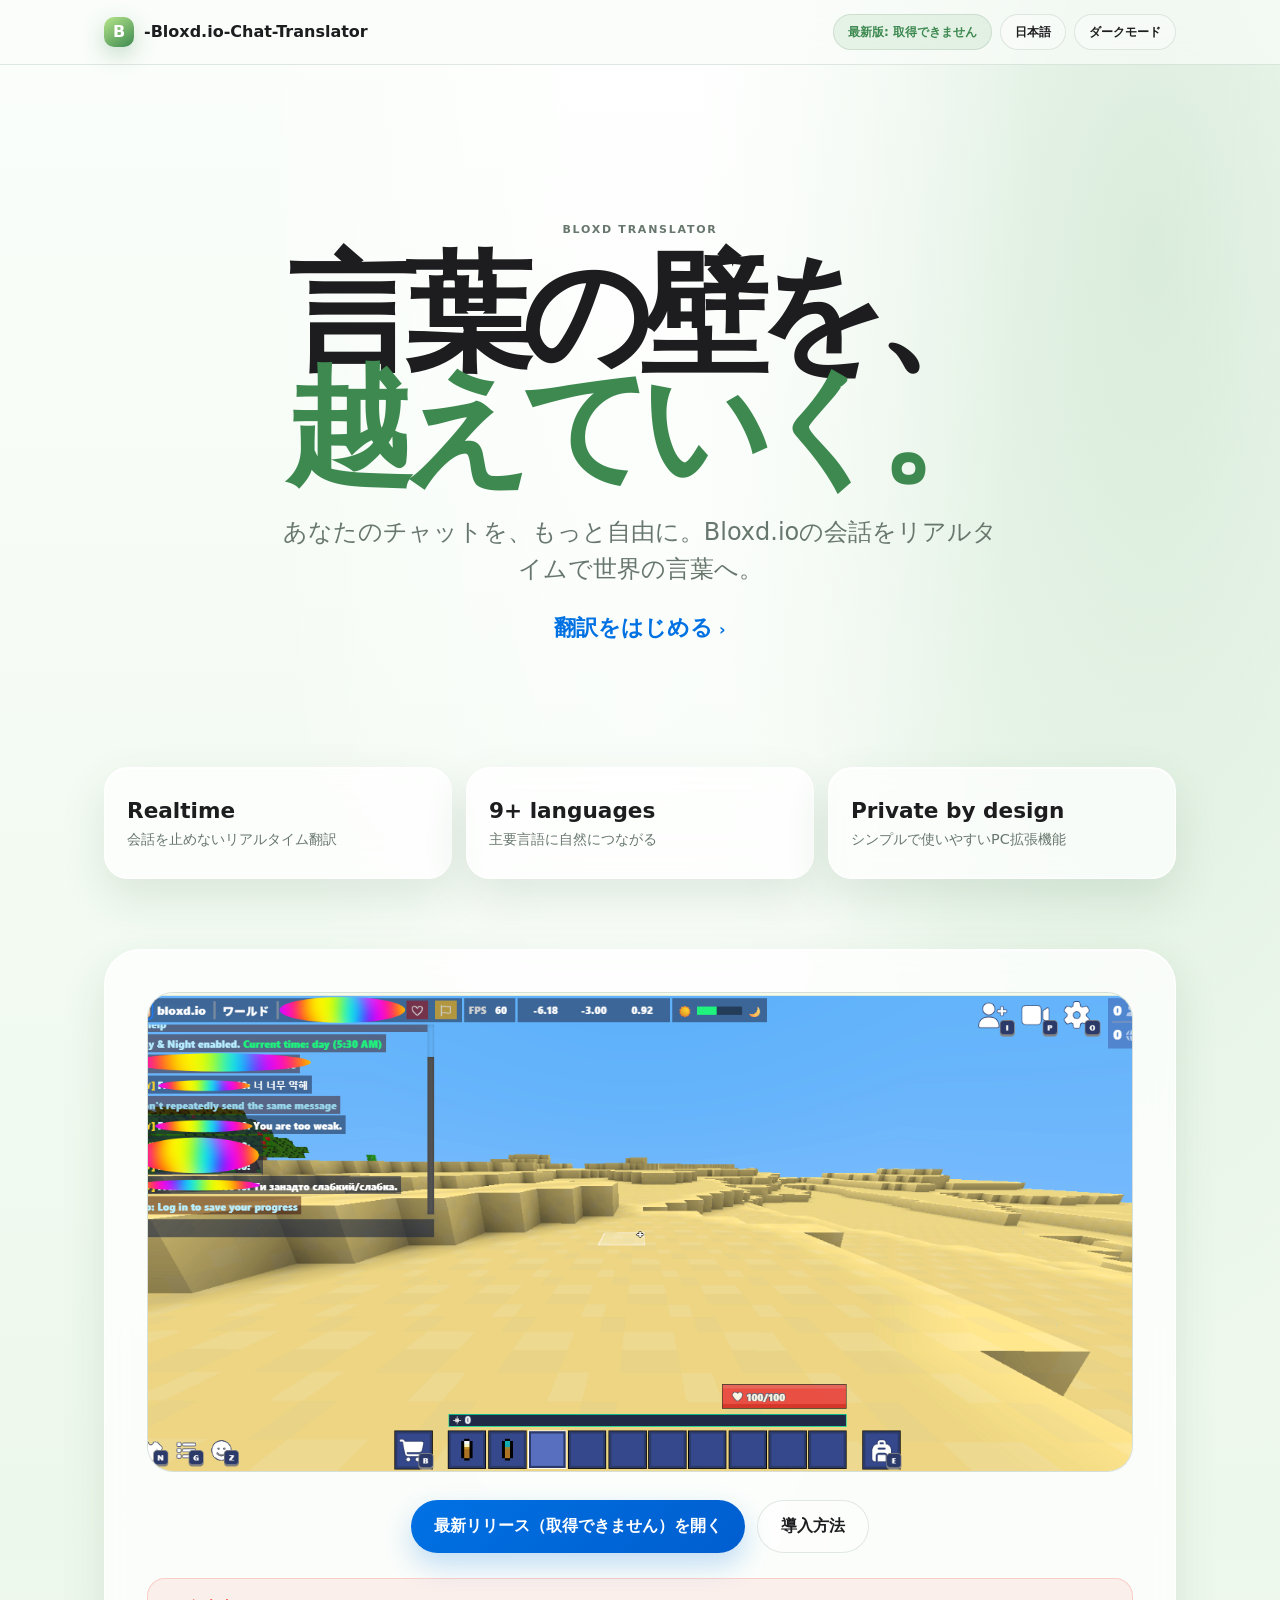
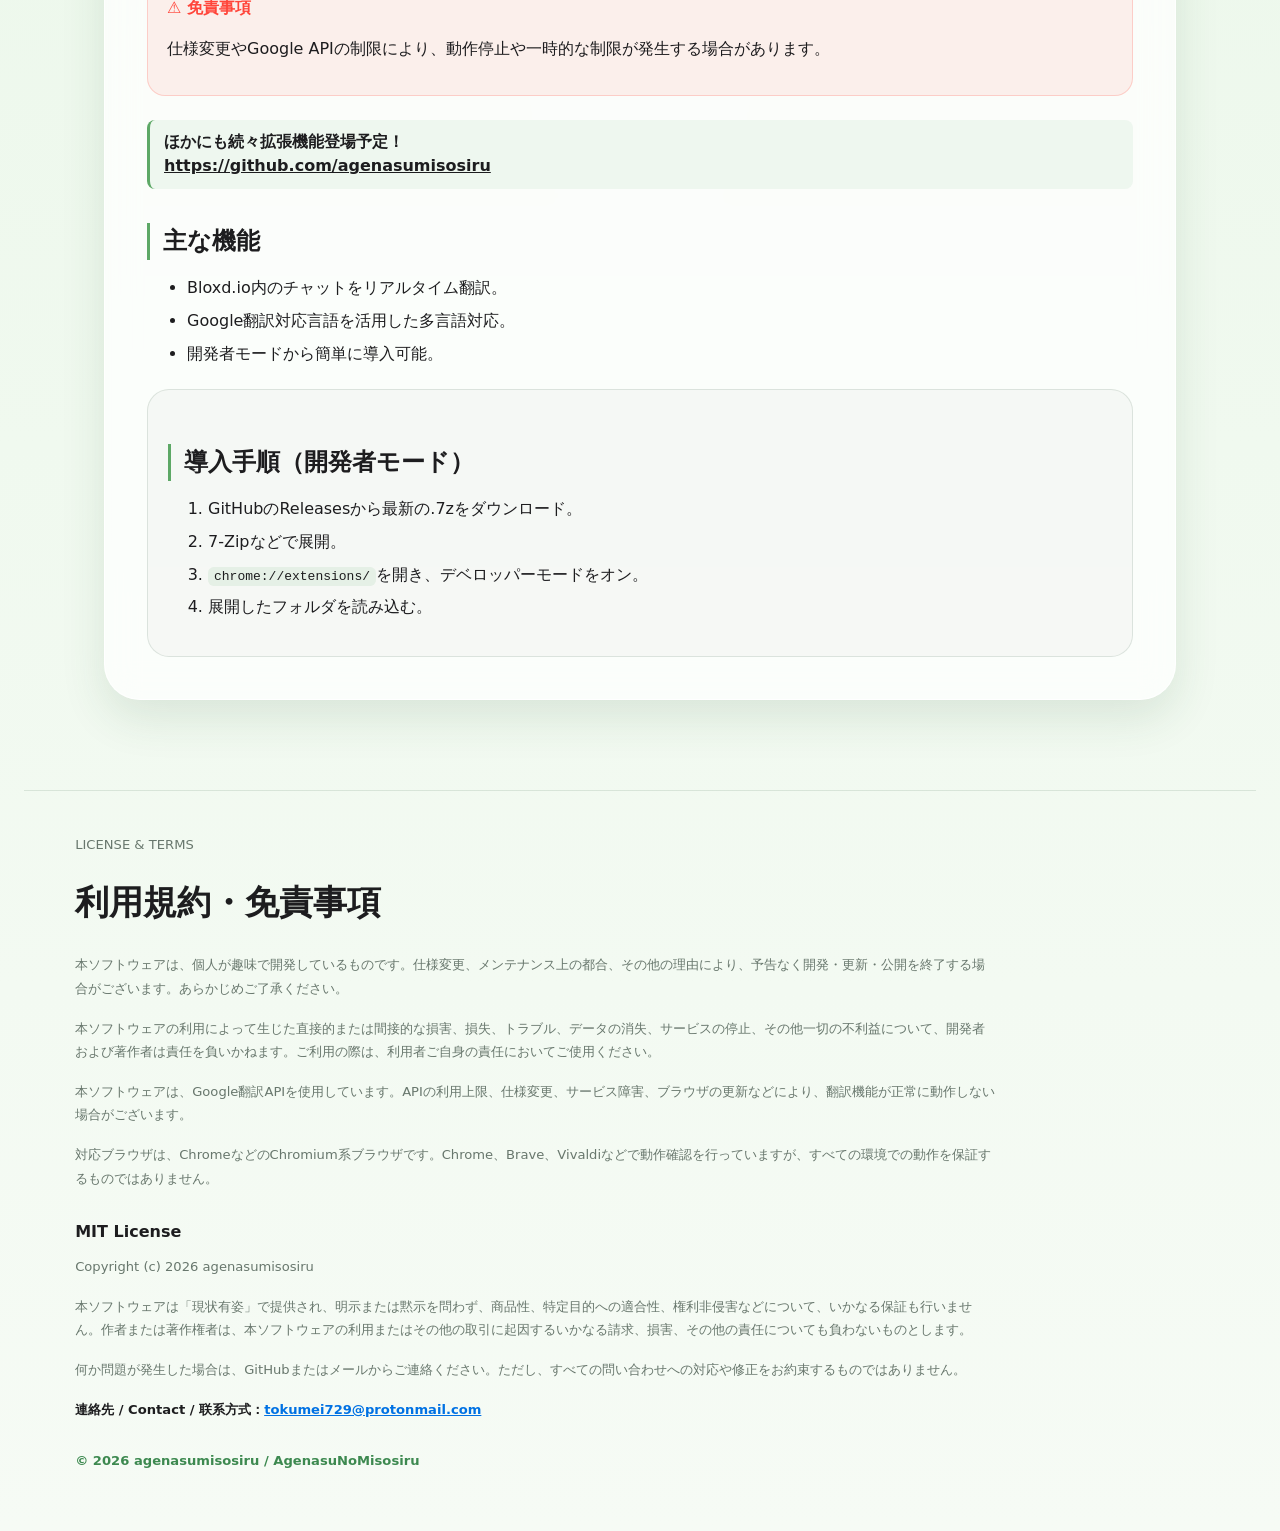
<file: index.html>
<!doctype html>
<html lang="ja" data-lang="ja" data-theme="light">
  <head>
    <meta charset="UTF-8">
    <meta name="viewport" content="width=device-width,initial-scale=1">
    <meta name="description" content="Bloxd.io Chat Translator - Bloxd.ioのチャット翻訳拡張機能">
    <title>Bloxd Translator</title>
    <style>
      :root {
        --ink: #1d1d1f;
        --muted: #68776d;
        --bg: #f6fbf5;
        --surface: #fffB;
        --line: #1c4e2a1f;
        --grass: #5da866;
        --dark: #3d8950;
        --blue: #0071e3;
        --danger: #ff453a;
        --shadow: #275d321f
      }

      html[data-theme=dark] {
        --ink: #f5f5f7;
        --muted: #a7b7aa;
        --bg: #0b160e;
        --surface: #1c231dC7;
        --line: #dcffe125;
        --grass: #78c783;
        --dark: #4da85c;
        --shadow: #0000006b
      }

      * {
        box-sizing: border-box
      }

      html {
        scroll-behavior: smooth
      }

      body {
        margin: 0;
        color: var(--ink);
        font-family: system-ui, -apple-system, "Segoe UI", sans-serif;
        line-height: 1.55;
        background: radial-gradient(ellipse at 50% -12%, #fff, transparent 45%), radial-gradient(ellipse at 90% 8%, #5da86633, transparent 28%), linear-gradient(180deg, #fbfefb, #edf8ec 48%, var(--bg))
      }

      html[data-theme=dark] body {
        background: radial-gradient(ellipse at 90% 5%, #5da86633, transparent 30%), var(--bg)
      }

      body:before {
        content: "";
        position: fixed;
        inset: 0;
        pointer-events: none;
        opacity: .12;
        background-image: radial-gradient(#14461e2e .6px, transparent .6px);
        background-size: 6px 6px
      }

      a {
        color: inherit
      }

      button {
        font: inherit
      }

      img {
        display: block;
        max-width: 100%
      }

      nav {
        position: sticky;
        top: 0;
        z-index: 20;
        background: #fafcfaad;
        border-bottom: 1px solid var(--line);
        backdrop-filter: blur(18px)
      }

      html[data-theme=dark] nav {
        background: #080f0ab3
      }

      .nav-c {
        max-width: 1120px;
        min-height: 64px;
        margin: auto;
        padding: 10px 24px;
        display: flex;
        align-items: center;
        justify-content: space-between;
        gap: 12px
      }

      .brand {
        display: flex;
        align-items: center;
        gap: 10px;
        font-weight: 700
      }

      .brand-mark {
        display: grid;
        place-items: center;
        width: 30px;
        height: 30px;
        border-radius: 10px;
        color: #fff;
        background: linear-gradient(145deg, #b6e58a, var(--dark));
        box-shadow: 0 8px 22px #3d89504a
      }

      .nav-btns {
        display: flex;
        align-items: center;
        gap: 8px;
        flex-wrap: wrap;
        justify-content: flex-end
      }

      .toggle, .latest {
        padding: 8px 14px;
        border: 1px solid var(--line);
        border-radius: 999px;
        color: var(--ink);
        background: #fff6;
        font-size: 12px;
        font-weight: 600
      }

      .toggle {
        cursor: pointer;
        position: relative
      }

      .toggle:hover {
        background: #f0f0f0
      }

      .lang-menu {
        position: absolute;
        top: 100%;
        right: 0;
        margin-top: 6px;
        background: var(--surface);
        border: 1px solid var(--line);
        border-radius: 12px;
        box-shadow: 0 8px 24px var(--shadow);
        min-width: 140px;
        z-index: 1000;
        display: none
      }

      .lang-menu.active {
        display: block
      }

      .lang-option {
        display: block;
        width: 100%;
        padding: 10px 14px;
        border: none;
        background: none;
        color: var(--ink);
        text-align: left;
        cursor: pointer;
        font-size: 12px;
        font-weight: 500;
        transition: background .2s
      }

      .lang-option:hover {
        background: var(--line)
      }

      .lang-option.selected {
        background: var(--grass);
        color: #fff
      }

      .latest {
        color: var(--dark);
        background: #5da8661f;
        white-space: nowrap
      }

      .wrap {
        max-width: 1120px;
        margin: auto
      }

      .hero {
        min-height: min(78vh, 780px);
        padding: clamp(100px, 16vh, 190px) 24px 110px;
        text-align: center;
        display: grid;
        place-items: center;
        align-content: center
      }

      .eyebrow {
        margin: 0 0 20px;
        color: var(--muted);
        font-size: 11px;
        font-weight: 700;
        letter-spacing: .16em
      }

      .hero h1 {
        max-width: 1000px;
        margin: 0;
        font-size: clamp(3.5rem, 10vw, 9rem);
        line-height: .88;
        letter-spacing: -.09em
      }

      .hero h1 em {
        display: block;
        color: var(--dark);
        font-style: normal
      }

      .hero-copy {
        max-width: 720px;
        margin: 30px auto 22px;
        color: var(--muted);
        font-size: clamp(1.1rem, 2.2vw, 1.5rem)
      }

      .hero-link {
        color: var(--blue);
        font-weight: 600;
        text-decoration: none
      }

      .hero-link span {
        font-size: 1.4em
      }

      .feature-band {
        display: grid;
        grid-template-columns: repeat(3, 1fr);
        gap: 14px;
        padding: 0 24px 70px
      }

      .stat, .card {
        border: 1px solid #fffC;
        border-radius: 24px;
        background: var(--surface);
        box-shadow: 0 18px 45px var(--shadow), inset 0 1px #fffE;
        backdrop-filter: blur(16px)
      }

      .stat {
        padding: 26px 22px
      }

      .stat strong {
        display: block;
        font-size: 1.35rem
      }

      .stat span {
        color: var(--muted);
        font-size: .9rem
      }

      .card {
        margin: 0 24px 90px;
        padding: clamp(20px, 4vw, 42px);
        border-radius: 36px
      }

      .slide-box {
        position: relative;
        height: clamp(240px, 42vw, 480px);
        overflow: hidden;
        border-radius: 26px;
        margin-bottom: 28px;
        background: #0000000a;
        border: 1px solid var(--line)
      }

      .slide-box img {
        position: absolute;
        inset: 0;
        width: 100%;
        height: 100%;
        object-fit: cover;
        opacity: 0;
        transition: opacity .8s
      }

      .slide-box img.active {
        opacity: 1
      }

      .cta-row {
        display: flex;
        justify-content: center;
        flex-wrap: wrap;
        gap: 12px;
        margin-bottom: 25px
      }

      .btn {
        display: inline-flex;
        align-items: center;
        justify-content: center;
        padding: 13px 23px;
        border-radius: 999px;
        text-decoration: none;
        font-weight: 700
      }

      .primary {
        color: #fff;
        background: linear-gradient(135deg, var(--blue), #005ecf);
        box-shadow: 0 12px 28px #0071e33d
      }

      .secondary {
        border: 1px solid var(--line);
        background: #fff6
      }

      .warn {
        padding: 17px 19px;
        margin: 24px 0;
        border-radius: 18px;
        background: #ff453a14;
        border: 1px solid #ff453a33
      }

      .warn strong {
        display: block;
        color: var(--danger)
      }

      h2 {
        margin: 34px 0 13px;
        padding-left: 13px;
        border-left: 3px solid var(--grass)
      }

      li {
        margin: 8px 0
      }

      .install-list {
        margin-top: 22px;
        padding: 20px;
        border: 1px solid var(--line);
        border-radius: 22px;
        background: #00000006
      }

      code {
        padding: 2px 6px;
        border-radius: 6px;
        background: #5da8661c
      }

      .future-note {
        margin-top: 18px;
        padding: 10px 14px;
        border-left: 3px solid var(--grass);
        border-radius: 8px;
        background: #5da86614;
        color: var(--ink);
        font-weight: 600
      }

      .site-footer {
        margin: 0 24px 34px;
        padding: 42px clamp(22px, 4vw, 54px) 8px;
        border-top: 1px solid var(--line);
        color: var(--muted);
        font-size: .82rem;
        line-height: 1.8
      }

      .site-footer h2 {
        margin: 0 0 20px;
        padding: 0;
        border: 0;
        color: var(--ink);
        font-size: clamp(1.5rem, 3vw, 2.1rem)
      }

      .site-footer h3 {
        margin: 28px 0 8px;
        color: var(--ink);
        font-size: 1rem
      }

      .site-footer p {
        max-width: 920px;
        margin: 0 0 16px
      }

      .copyright {
        margin-top: 28px!important;
        color: var(--dark);
        font-weight: 600
      }

      .contact {
        color: var(--ink);
        font-weight: 600
      }

      .contact a {
        color: var(--blue)
      }

      html[data-lang=ja] .lang-en,
      html[data-lang=ja] .lang-zh,
      html[data-lang=en] .lang-ja,
      html[data-lang=en] .lang-zh,
      html[data-lang=zh] .lang-ja,
      html[data-lang=zh] .lang-en {
        display: none!important
      }

      @media(max-width:700px) {
        .nav-c {
          justify-content: center
        }

        .feature-band {
          grid-template-columns: 1fr;
          padding-inline: 16px
        }

        .card, .site-footer {
          margin-inline: 16px
        }

        .card {
          padding: 18px
        }

        .cta-row {
          flex-direction: column
        }

        .btn {
          width: 100%
        }

        .hero {
          min-height: 72vh;
          padding-inline: 16px
        }

        .hero h1 {
          font-size: clamp(3.4rem, 18vw, 5.8rem)
        }
      }

      @media(prefers-reduced-motion:reduce) {
        *,
        *:before,
        *:after {
          animation-duration: .01ms!important;
          transition-duration: .01ms!important
        }
      }
    </style>
  </head>
  <body>
    <nav>
      <div class="nav-c">
        <div class="brand">
          <span class="brand-mark">B</span>
          <span>-Bloxd.io-Chat-Translator</span>
        </div>
        <div class="nav-btns">
          <span class="latest" id="latestBadge">最新版: 読み込み中…</span>
          <div style="position:relative">
            <button class="toggle" id="langBtn">English</button>
            <div class="lang-menu" id="langMenu">
              <button class="lang-option" data-lang="ja">日本語</button>
              <button class="lang-option" data-lang="en">English</button>
              <button class="lang-option" data-lang="zh">中文 (简体)</button>
              <button class="lang-option" data-lang="zh-TW">中文 (繁体)</button>
            </div>
          </div>
          <button class="toggle" id="modeBtn">ダークモード</button>
        </div>
      </div>
    </nav>
    <main class="wrap">
      <section class="hero">
        <p class="eyebrow">BLOXD TRANSLATOR</p>
        <h1>
          <span class="lang-ja">言葉の壁を、</span>
          <span class="lang-en">Break down the</span>
          <span class="lang-zh">打破语言</span>
          <em>
            <span class="lang-ja">越えていく。</span>
            <span class="lang-en">language barrier.</span>
            <span class="lang-zh">的壁垒。</span>
          </em>
        </h1>
        <p class="hero-copy lang-ja">あなたのチャットを、もっと自由に。Bloxd.ioの会話をリアルタイムで世界の言葉へ。
        <p class="hero-copy lang-en">Your chat, without boundaries. Translate conversations in Bloxd.io into the language of your world.</p>
        <p class="hero-copy lang-zh">无边界的聊天。将Bloxd.io中的对话实时翻译成您的语言。</p>
        <a class="hero-link" href="#product">
          <span class="lang-ja">翻訳をはじめる</span>
          <span class="lang-en">Start translating</span>
          <span class="lang-zh">开始翻译</span> ›
        </a>
      </section>
      <section class="feature-band" id="product">
        <div class="stat">
          <strong>Realtime</strong>
          <span class="lang-ja">会話を止めないリアルタイム翻訳</span>
          <span class="lang-en">Real-time translation that keeps conversations moving</span>
          <span class="lang-zh">不中断对话的实时翻译</span>
        </div>
        <div class="stat">
          <strong>9+ languages</strong>
          <span class="lang-ja">主要言語に自然につながる</span>
          <span class="lang-en">Connect naturally across major languages</span>
          <span class="lang-zh">自然连接多种主要语言</span>
        </div>
        <div class="stat">
          <strong>Private by design</strong>
          <span class="lang-ja">シンプルで使いやすいPC拡張機能</span>
          <span class="lang-en">A simple browser extension for desktop</span>
          <span class="lang-zh">简单易用的桌面浏览器扩展</span>
        </div>
      </section>
      <section class="card">
        <div class="slide-box" id="slideshow">
          <img src="png1.png" alt="Project screenshot 1" class="active">
          <img src="png2.png" alt="Project screenshot 2">
        </div>
        <div class="cta-row">
          <a id="releaseLink" href="https://github.com/agenasumisosiru/-Bloxd.io-Chat-Translator/releases/latest" target="_blank" rel="noreferrer" class="btn primary lang-ja">最新リリースを開く</a>
          <a id="releaseLinkEn" href="https://github.com/agenasumisosiru/-Bloxd.io-Chat-Translator/releases/latest" target="_blank" rel="noreferrer" class="btn primary lang-en">Open Latest Release</a>
          <a id="releaseLinkZh" href="https://github.com/agenasumisosiru/-Bloxd.io-Chat-Translator/releases/latest" target="_blank" rel="noreferrer" class="btn primary lang-zh">打开最新版本</a>
          <a href="#install" class="btn secondary">
            <span class="lang-ja">導入方法</span>
            <span class="lang-en">How to install</span>
            <span class="lang-zh">安装方法</span>
          </a>
        </div>
        <div class="warn">
          <strong class="lang-ja">⚠️ 免責事項</strong>
          <strong class="lang-en">⚠️ Disclaimer</strong>
          <strong class="lang-zh">⚠️ 免责声明</strong>
          <p class="lang-ja">仕様変更やGoogle APIの制限により、動作停止や一時的な制限が発生する場合があります。</p>
          <p class="lang-en">Due to specification changes or Google API restrictions, service interruptions or temporary limitations may occur.</p>
          <p class="lang-zh">由于规格变更或Google API限制，可能会发生服务中断或临时限制。</p>
        </div>
        <div class="future-note">
          <span class="lang-ja">ほかにも続々拡張機能登場予定！</span>
          <span class="lang-en">More extensions are coming soon!</span>
          <span class="lang-zh">更多扩展功能即将推出！</span>
          <br>
          <a href="https://github.com/agenasumisosiru" target="_blank" rel="noreferrer">https://github.com/agenasumisosiru</a>
        </div>
        <h2>
          <span class="lang-ja">主な機能</span>
          <span class="lang-en">Key Features</span>
          <span class="lang-zh">主要功能</span>
        </h2>
        <ul>
          <li class="lang-ja">Bloxd.io内のチャットをリアルタイム翻訳。</li>
          <li class="lang-en">Real-time translation of chats within Bloxd.io.</li>
          <li class="lang-zh">Bloxd.io内の聊天实时翻译。</li>
          <li class="lang-ja">Google翻訳対応言語を活用した多言語対応。</li>
          <li class="lang-en">Multi-language support using Google Translate API.</li>
          <li class="lang-zh">利用Google翻译支持的语言进行多语言支持。</li>
          <li class="lang-ja">開発者モードから簡単に導入可能。</li>
          <li class="lang-en">Easy installation from developer mode.</li>
          <li class="lang-zh">可从开发者模式轻松安装。</li>
        </ul>
        <div id="install" class="install-list">
          <h2>
            <span class="lang-ja">導入手順（開発者モード）</span>
            <span class="lang-en">Installation Instructions (Developer Mode)</span>
            <span class="lang-zh">安装步骤（开发者模式）</span>
          </h2>
          <ol>
            <li class="lang-ja">GitHubのReleasesから最新の.7zをダウンロード。</li>
            <li class="lang-en">Download the latest .7z from GitHub Releases.</li>
            <li class="lang-zh">从GitHub版本页面下载最新的.7z文件。</li>
            <li class="lang-ja">7-Zipなどで展開。</li>
            <li class="lang-en">Extract it using 7-Zip or similar software.</li>
            <li class="lang-zh">使用7-Zip或类似软件解压。</li>
            <li class="lang-ja"><code>chrome://extensions/</code>を開き、デベロッパーモードをオン。</li>
            <li class="lang-en">Open <code>chrome://extensions/</code> and enable Developer mode.</li>
            <li class="lang-zh">打开<code>chrome://extensions/</code>并启用开发者模式。</li>
            <li class="lang-ja">展開したフォルダを読み込む。</li>
            <li class="lang-en">Load the extracted folder.</li>
            <li class="lang-zh">加载解压的文件夹。</li>
          </ol>
        </div>
      </section>
    </main>
    <footer class="site-footer" aria-labelledby="terms-title">
      <p class="footer-kicker">LICENSE &amp; TERMS</p>
      <h2 id="terms-title">
        <span class="lang-ja">利用規約・免責事項</span>
        <span class="lang-en">Terms of Use and Disclaimer</span>
        <span class="lang-zh">使用条款和免责声明</span>
      </h2>
      <p class="lang-ja">本ソフトウェアは、個人が趣味で開発しているものです。仕様変更、メンテナンス上の都合、その他の理由により、予告なく開発・更新・公開を終了する場合がございます。あらかじめご了承ください。</p>
      <p class="lang-en">This software is developed by an individual as a hobby. Development, updates, and publication may be terminated without notice due to specification changes, maintenance reasons, or other factors.</p>
      <p class="lang-zh">本软件由个人爱好者开发。由于规格变更、维护原因或其他因素，开发、更新和发布可能会在没有通知的情况下终止。</p>
      <p class="lang-ja">本ソフトウェアの利用によって生じた直接的または間接的な損害、損失、トラブル、データの消失、サービスの停止、その他一切の不利益について、開発者および著作者は責任を負いかねます。ご利用の際は、利用者ご自身の責任においてご使用ください。</p>
      <p class="lang-en">The developer and author are not responsible for any direct or indirect damage, loss, trouble, data loss, service interruption, or other disadvantages caused by the use of this software. Use at your own risk.</p>
      <p class="lang-zh">开发者和作者不对使用本软件引起的任何直接或间接损害、损失、麻烦、数据丢失、服务中断或其他不利因素承担责任。使用风险自负。</p>
      <p class="lang-ja">本ソフトウェアは、Google翻訳APIを使用しています。APIの利用上限、仕様変更、サービス障害、ブラウザの更新などにより、翻訳機能が正常に動作しない場合がございます。</p>
      <p class="lang-en">This software uses the Google Translate API. The translation function may not work properly due to API usage limits, specification changes, service disruptions, browser updates, etc.</p>
      <p class="lang-zh">本软件使用Google翻译API。由于API使用限制、规格变更、服务中断、浏览器更新等原因，翻译功能可能无法正常工作。</p>
      <p class="lang-ja">対応ブラウザは、ChromeなどのChromium系ブラウザです。Chrome、Brave、Vivaldiなどで動作確認を行っていますが、すべての環境での動作を保証するものではありません。</p>
      <p class="lang-en">Supported browsers are Chromium-based browsers such as Chrome. We have confirmed operation on Chrome, Brave, Vivaldi, and others, but do not guarantee operation in all environments.</p>
      <p class="lang-zh">支持的浏览器是Chromium系浏览器，如Chrome。我们已在Chrome、Brave、Vivaldi等上进行了测试，但不保证在所有环境中都能正常工作。</p>
      <h3>MIT License</h3>
      <p>Copyright (c) 2026 agenasumisosiru</p>
      <p class="lang-ja">本ソフトウェアは「現状有姿」で提供され、明示または黙示を問わず、商品性、特定目的への適合性、権利非侵害などについて、いかなる保証も行いません。作者または著作権者は、本ソフトウェアの利用またはその他の取引に起因するいかなる請求、損害、その他の責任についても負わないものとします。</p>
      <p class="lang-en">This software is provided "as is" without any warranty, express or implied, including but not limited to merchantability, fitness for a particular purpose, and non-infringement. The author or copyright holder shall not be liable for any claims, damages, or other liabilities arising from the use of this software or other transactions.</p>
      <p class="lang-zh">本软件按"现状"提供，不提供任何明示或暗示的保证，包括但不限于对适销性、特定目的的适用性和非侵权性的保证。作者或版权所有者对因使用本软件或其他交易引起的任何索赔、损害或其他责任不承担任何责任。</p>
      <p class="lang-ja">何か問題が発生した場合は、GitHubまたはメールからご連絡ください。ただし、すべての問い合わせへの対応や修正をお約束するものではありません。</p>
      <p class="lang-en">If you encounter any issues, please contact us via GitHub or email. However, we do not guarantee responses to all inquiries or fixes.</p>
      <p class="lang-zh">如果遇到任何问题，请通过GitHub或电子邮件与我们联系。但是，我们不保证对所有查询的响应或修复。</p>
      <p class="contact">連絡先 / Contact / 联系方式：<a href="mailto:tokumei729@protonmail.com">tokumei729@protonmail.com</a></p>
      <p class="copyright">© 2026 agenasumisosiru / AgenasuNoMisosiru</p>
    </footer>
    <script>
      const repo = 'agenasumisosiru/-Bloxd.io-Chat-Translator',
        releaseUrl = `https://github.com/${repo}/releases/latest`,
        root = document.documentElement,
        badge = document.getElementById('latestBadge'),
        releaseLinks = {
          ja: document.getElementById('releaseLink'),
          en: document.getElementById('releaseLinkEn'),
          zh: document.getElementById('releaseLinkZh')
        },
        langMenu = document.getElementById('langMenu'),
        langOptions = document.querySelectorAll('.lang-option');

      function setTheme(t) {
        root.dataset.theme = t;
        document.getElementById('modeBtn').textContent = t === 'dark' ? 'ライトモード' : 'ダークモード'
      }

      function setLanguage(l) {
        root.dataset.lang = l;
        root.lang = l;
        const labels = {
          ja: '日本語',
          en: 'English',
          zh: '中文'
        };
        document.getElementById('langBtn').textContent = labels[l] || l;
        langMenu.classList.remove('active');
        langOptions.forEach(opt => {
          opt.classList.toggle('selected', opt.dataset.lang === l)
        })
      }

      function update(v) {
        const x = v || '取得できません';
        badge.textContent = `最新版: ${x}`;
        releaseLinks.ja.textContent = `最新リリース（${x}）を開く`;
        releaseLinks.en.textContent = `Open Latest Release (${x})`;
        releaseLinks.zh.textContent = `打开最新版本 (${x})`;
        Object.values(releaseLinks).forEach(link => {
          link.href = releaseUrl
        })
      }

      document.getElementById('langBtn').onclick = (e) => {
        e.stopPropagation();
        langMenu.classList.toggle('active')
      };
      langOptions.forEach(option => {
        option.onclick = () => setLanguage(option.dataset.lang)
      });
      document.getElementById('modeBtn').onclick = () => setTheme(root.dataset.theme === 'dark' ? 'light' : 'dark');
      document.addEventListener('click', (e) => {
        if (!e.target.closest('#langBtn') && !e.target.closest('.lang-menu')) {
          langMenu.classList.remove('active')
        }
      });

      setTheme(matchMedia('(prefers-color-scheme: dark)').matches ? 'dark' : 'light');
      setLanguage('ja');

      fetch(`https://api.github.com/repos/${repo}/releases/latest`, {
          headers: {
            Accept: 'application/vnd.github+json'
          },
          cache: 'no-store'
        })
        .then(r => r.ok ? r.json() : null)
        .then(x => update(x?.tag_name))
        .catch(() => update(null));

      const images = [...document.querySelectorAll('#slideshow img')];
      let i = 0;
      if (images.length > 1) setInterval(() => {
        images[i].classList.remove('active');
        i = (i + 1) % images.length;
        images[i].classList.add('active')
      }, 3500);
    </script>
  </body>
</html>
</file>
